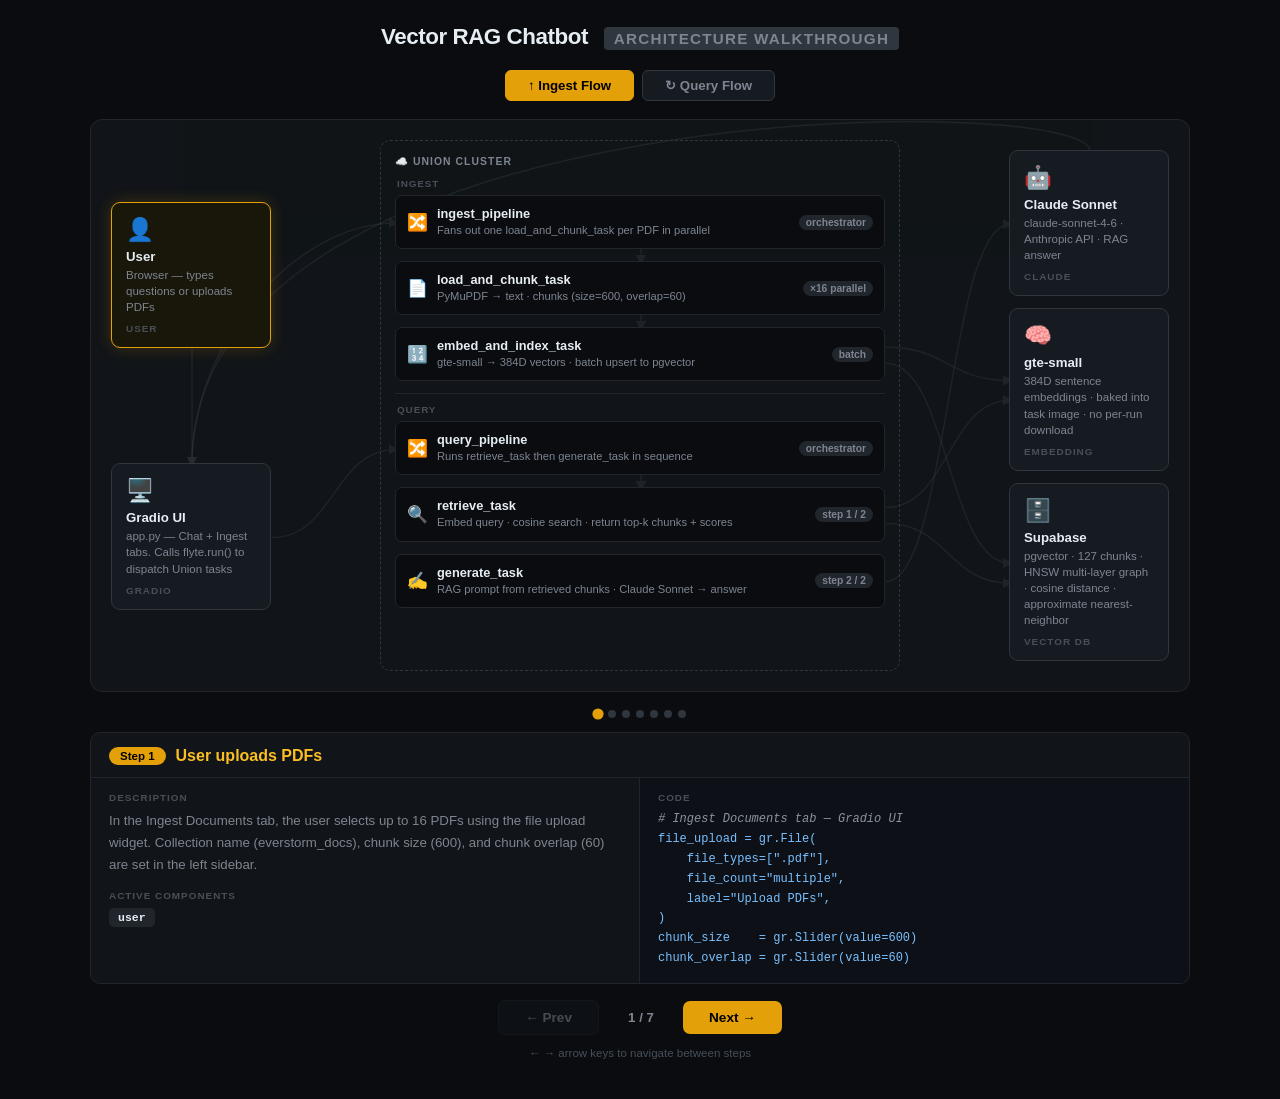
<file: topics/vectorstore/vector_rag_chatbot/architecture.html>
<!DOCTYPE html>
<html lang="en">
<head>
<meta charset="UTF-8">
<meta name="viewport" content="width=device-width, initial-scale=1.0">
<title>Vector RAG Chatbot — Architecture Walkthrough</title>
<style>
:root {
  --bg:       #0a0c10;
  --surface:  #111418;
  --card:     #161b22;
  --border:   #21262d;
  --border2:  #30363d;
  --text:     #e6edf3;
  --muted:    #7d8590;
  --muted2:   #484f58;
  --accent:   #388bfd;
  --hi:       #e3a008;
  --hi-glow:  rgba(227,160,8,0.22);
  --hi-text:  #fbbf24;
  --done:     #3fb950;
  --teal:     #39d353;
  --purple:   #bc8cff;
  --code-bg:  #0d1117;
  --code-fg:  #79c0ff;
}
*{box-sizing:border-box;margin:0;padding:0;}
body{font-family:-apple-system,BlinkMacSystemFont,'Segoe UI',sans-serif;background:var(--bg);color:var(--text);min-height:100vh;padding:24px 20px 40px;}

/* ── Header ──────────────────────────────────────────────────── */
.header{text-align:center;margin-bottom:20px;}
.header h1{font-size:1.4em;font-weight:700;letter-spacing:-.02em;}
.header .badge{display:inline-block;margin-left:10px;background:var(--border2);color:var(--muted);font-size:.68em;font-weight:700;letter-spacing:.08em;text-transform:uppercase;padding:3px 10px;border-radius:4px;vertical-align:middle;}

/* ── Tabs ─────────────────────────────────────────────────────── */
.tabs{display:flex;justify-content:center;gap:8px;margin-bottom:18px;}
.tab{padding:7px 22px;border-radius:6px;border:1px solid var(--border2);background:var(--card);color:var(--muted);font-size:.83em;font-weight:600;cursor:pointer;transition:all .2s;display:flex;align-items:center;gap:6px;}
.tab.active{background:var(--hi);color:#000;border-color:var(--hi);}
.tab:hover:not(.active){background:var(--surface);color:var(--text);}

/* ── Diagram wrapper ─────────────────────────────────────────── */
.diagram-outer{max-width:1100px;margin:0 auto 18px;background:var(--surface);border:1px solid var(--border);border-radius:12px;padding:20px;position:relative;overflow:hidden;}
.diagram-grid{display:grid;grid-template-columns:160px 520px 160px;gap:0;position:relative;z-index:1;justify-content:space-between;}

/* ── SVG arrow layer ─────────────────────────────────────────── */
#svg-arrows{position:absolute;top:0;left:0;width:100%;height:100%;pointer-events:none;overflow:visible;z-index:0;}
.arrow-path{fill:none;stroke:var(--border2);stroke-width:1.5;transition:stroke .35s,stroke-width .35s,opacity .35s;opacity:.45;marker-end:url(#arr-dim);}
.arrow-path.lit{stroke:var(--hi);stroke-width:2.5;opacity:1;marker-end:url(#arr-lit);}

/* ── Columns ─────────────────────────────────────────────────── */
.col{display:flex;flex-direction:column;gap:12px;justify-content:space-around;padding:10px 0;}

/* ── Node cards ──────────────────────────────────────────────── */
.node{background:var(--card);border:1.5px solid var(--border2);border-radius:9px;padding:13px 14px;transition:border-color .35s,box-shadow .35s,background .35s;}
.node.active{border-color:var(--hi);box-shadow:0 0 16px var(--hi-glow);background:#19160a;}
.node-icon{font-size:1.4em;margin-bottom:6px;}
.node-name{font-weight:700;font-size:.83em;margin-bottom:3px;}
.node-sub{color:var(--muted);font-size:.72em;line-height:1.4;}
.node-label{font-size:.62em;font-weight:700;letter-spacing:.1em;text-transform:uppercase;color:var(--muted2);margin-top:8px;}

/* ── Union cluster ───────────────────────────────────────────── */
.cluster{border:1.5px dashed var(--border2);border-radius:10px;padding:14px;transition:border-color .35s;}
.cluster.active{border-color:var(--accent);}
.cluster-hdr{font-size:.65em;font-weight:700;letter-spacing:.1em;text-transform:uppercase;color:var(--muted);margin-bottom:10px;display:flex;align-items:center;gap:6px;}
.section-label{font-size:.62em;font-weight:700;letter-spacing:.09em;text-transform:uppercase;color:var(--muted2);margin:8px 0 6px 2px;}
.cluster-div{border-top:1px solid var(--border);margin:10px 0;}

/* ── Task rows ───────────────────────────────────────────────── */
.task{display:flex;align-items:center;gap:9px;background:var(--bg);border:1px solid var(--border);border-radius:7px;padding:10px 11px;margin-bottom:12px;transition:border-color .35s,background .35s,box-shadow .35s;}
.task:last-child{margin-bottom:0;}
.task.active{border-color:var(--hi);background:#130e00;box-shadow:0 0 10px var(--hi-glow);}
.task-ico{font-size:1.05em;flex-shrink:0;}
.task-body{flex:1;min-width:0;}
.task-name{font-weight:700;font-size:.8em;}
.task-detail{color:var(--muted);font-size:.7em;margin-top:2px;line-height:1.35;}
.tbadge{flex-shrink:0;background:var(--border);color:var(--muted);font-size:.64em;font-weight:700;padding:2px 7px;border-radius:8px;transition:background .35s,color .35s;}
.task.active .tbadge{background:var(--hi);color:#000;}

/* ── Progress dots ───────────────────────────────────────────── */
.dots{display:flex;justify-content:center;gap:6px;margin-bottom:14px;}
.dot{width:8px;height:8px;border-radius:50%;background:var(--border2);cursor:pointer;transition:background .3s,transform .3s;}
.dot.cur{background:var(--hi);transform:scale(1.4);}
.dot.past{background:var(--accent);}

/* ── Step panel ──────────────────────────────────────────────── */
.step-panel{max-width:1100px;margin:0 auto 16px;background:var(--surface);border:1px solid var(--border);border-radius:10px;overflow:hidden;}
.step-top{display:flex;align-items:center;gap:10px;padding:14px 18px 12px;border-bottom:1px solid var(--border);}
.step-num{background:var(--hi);color:#000;font-size:.72em;font-weight:800;padding:3px 11px;border-radius:11px;flex-shrink:0;}
.step-ttl{font-weight:700;font-size:1em;color:var(--hi-text);}
.step-body{display:grid;grid-template-columns:1fr 1fr;gap:0;}
.step-left{padding:14px 18px;border-right:1px solid var(--border);}
.step-right{padding:14px 18px;background:var(--code-bg);}
.panel-label{font-size:.62em;font-weight:700;letter-spacing:.1em;text-transform:uppercase;color:var(--muted2);margin-bottom:7px;}
.step-desc{color:var(--muted);font-size:.83em;line-height:1.65;margin-bottom:14px;white-space:pre-line;}
.comp-tags{display:flex;flex-wrap:wrap;gap:5px;}
.comp-tag{background:var(--border);color:var(--text);font-size:.72em;font-weight:600;padding:3px 9px;border-radius:5px;font-family:'SFMono-Regular',Consolas,monospace;}
.step-code{font-family:'SFMono-Regular',Consolas,monospace;font-size:.75em;color:var(--code-fg);line-height:1.65;white-space:pre;overflow-x:auto;min-height:80px;}
.step-code .kw{color:#ff7b72;}
.step-code .fn{color:#d2a8ff;}
.step-code .str{color:#a5d6ff;}
.step-code .cm{color:#8b949e;font-style:italic;}

/* ── Controls ────────────────────────────────────────────────── */
.controls{display:flex;justify-content:center;align-items:center;gap:14px;max-width:1100px;margin:0 auto;}
.btn{padding:9px 26px;border-radius:7px;border:none;font-weight:700;font-size:.85em;cursor:pointer;transition:background .2s;}
.btn-p{background:var(--hi);color:#000;}
.btn-p:hover:not(:disabled){background:#c88a00;}
.btn-s{background:var(--card);color:var(--text);border:1px solid var(--border2);}
.btn-s:hover:not(:disabled){background:var(--border);}
.btn:disabled{opacity:.28;cursor:not-allowed;}
.step-ct{color:var(--muted);font-size:.83em;font-weight:600;min-width:56px;text-align:center;}
.hint{text-align:center;color:var(--muted2);font-size:.72em;margin-top:12px;}
</style>
</head>
<body>

<div class="header">
  <h1>Vector RAG Chatbot <span class="badge">Architecture Walkthrough</span></h1>
</div>

<div class="tabs">
  <button class="tab active" id="tab-ingest" onclick="setFlow('ingest')">↑ Ingest Flow</button>
  <button class="tab"        id="tab-query"  onclick="setFlow('query')">↻ Query Flow</button>
</div>

<!-- ── DIAGRAM ──────────────────────────────────────────────── -->
<div class="diagram-outer" id="diagram-outer">

  <!-- SVG arrow layer (drawn by JS) -->
  <svg id="svg-arrows">
    <defs>
      <marker id="arr-dim" markerWidth="7" markerHeight="7" refX="5" refY="3.5" orient="auto">
        <path d="M0,0 L7,3.5 L0,7 Z" fill="#30363d"/>
      </marker>
      <marker id="arr-lit" markerWidth="7" markerHeight="7" refX="5" refY="3.5" orient="auto">
        <path d="M0,0 L7,3.5 L0,7 Z" fill="#e3a008"/>
      </marker>
    </defs>
  </svg>

  <div class="diagram-grid" id="diagram-grid">

    <!-- Left column -->
    <div class="col">
      <div class="node" id="n-user">
        <div class="node-icon">👤</div>
        <div class="node-name">User</div>
        <div class="node-sub">Browser — types questions or uploads PDFs</div>
        <div class="node-label">User</div>
      </div>
      <div class="node" id="n-gradio">
        <div class="node-icon">🖥️</div>
        <div class="node-name">Gradio UI</div>
        <div class="node-sub">app.py — Chat + Ingest tabs. Calls flyte.run() to dispatch Union tasks</div>
        <div class="node-label">Gradio</div>
      </div>
    </div>

    <!-- Center: Union Cluster -->
    <div class="cluster" id="n-union">
      <div class="cluster-hdr">☁️ Union Cluster</div>

      <div class="section-label">Ingest</div>
      <div class="task" id="n-ingest-pipe">
        <div class="task-ico">🔀</div>
        <div class="task-body">
          <div class="task-name">ingest_pipeline</div>
          <div class="task-detail">Fans out one load_and_chunk_task per PDF in parallel</div>
        </div>
        <span class="tbadge">orchestrator</span>
      </div>
      <div class="task" id="n-load-chunk">
        <div class="task-ico">📄</div>
        <div class="task-body">
          <div class="task-name">load_and_chunk_task</div>
          <div class="task-detail">PyMuPDF → text · chunks (size=600, overlap=60)</div>
        </div>
        <span class="tbadge">×16 parallel</span>
      </div>
      <div class="task" id="n-embed-index">
        <div class="task-ico">🔢</div>
        <div class="task-body">
          <div class="task-name">embed_and_index_task</div>
          <div class="task-detail">gte-small → 384D vectors · batch upsert to pgvector</div>
        </div>
        <span class="tbadge">batch</span>
      </div>

      <div class="cluster-div"></div>
      <div class="section-label">Query</div>

      <div class="task" id="n-query-pipe">
        <div class="task-ico">🔀</div>
        <div class="task-body">
          <div class="task-name">query_pipeline</div>
          <div class="task-detail">Runs retrieve_task then generate_task in sequence</div>
        </div>
        <span class="tbadge">orchestrator</span>
      </div>
      <div class="task" id="n-retrieve">
        <div class="task-ico">🔍</div>
        <div class="task-body">
          <div class="task-name">retrieve_task</div>
          <div class="task-detail">Embed query · cosine search · return top-k chunks + scores</div>
        </div>
        <span class="tbadge">step 1 / 2</span>
      </div>
      <div class="task" id="n-generate">
        <div class="task-ico">✍️</div>
        <div class="task-body">
          <div class="task-name">generate_task</div>
          <div class="task-detail">RAG prompt from retrieved chunks · Claude Sonnet → answer</div>
        </div>
        <span class="tbadge">step 2 / 2</span>
      </div>
    </div>

    <!-- Right column -->
    <div class="col">
      <div class="node" id="n-claude">
        <div class="node-icon">🤖</div>
        <div class="node-name">Claude Sonnet</div>
        <div class="node-sub">claude-sonnet-4-6 · Anthropic API · RAG answer</div>
        <div class="node-label">Claude</div>
      </div>
      <div class="node" id="n-gte">
        <div class="node-icon">🧠</div>
        <div class="node-name">gte-small</div>
        <div class="node-sub">384D sentence embeddings · baked into task image · no per-run download</div>
        <div class="node-label">Embedding</div>
      </div>
      <div class="node" id="n-pgvector">
        <div class="node-icon">🗄️</div>
        <div class="node-name">Supabase</div>
        <div class="node-sub">pgvector · 127 chunks · HNSW multi-layer graph · cosine distance · approximate nearest-neighbor</div>
        <div class="node-label">Vector DB</div>
      </div>
    </div>

  </div><!-- /diagram-grid -->
</div><!-- /diagram-outer -->

<!-- ── Progress dots ────────────────────────────────────────── -->
<div class="dots" id="dots"></div>

<!-- ── Step panel ───────────────────────────────────────────── -->
<div class="step-panel" id="step-panel">
  <div class="step-top">
    <span class="step-num" id="s-num">Step 1</span>
    <span class="step-ttl" id="s-ttl"></span>
  </div>
  <div class="step-body">
    <div class="step-left">
      <div class="panel-label">Description</div>
      <div class="step-desc" id="s-desc"></div>
      <div class="panel-label">Active Components</div>
      <div class="comp-tags" id="s-tags"></div>
    </div>
    <div class="step-right">
      <div class="panel-label">Code</div>
      <pre class="step-code" id="s-code"></pre>
    </div>
  </div>
</div>

<!-- ── Controls ─────────────────────────────────────────────── -->
<div class="controls">
  <button class="btn btn-s" id="btn-prev" onclick="prev()">← Prev</button>
  <span class="step-ct" id="s-ct">1 / 7</span>
  <button class="btn btn-p" id="btn-next" onclick="next()">Next →</button>
</div>
<p class="hint">← → arrow keys to navigate between steps</p>

<script>
/* ─── Arrow definitions ──────────────────────────────────────── */
const ARROWS = [
  { id:'user-gradio',     from:'n-user',       fS:'bottom', to:'n-gradio',     tS:'top'   },
  { id:'gradio-ingest',   from:'n-gradio',     fS:'top',    to:'n-ingest-pipe',tS:'left'  },
  { id:'gradio-query',    from:'n-gradio',     fS:'right',  to:'n-query-pipe', tS:'left'  },
  { id:'ingest-load',     from:'n-ingest-pipe',fS:'bottom', to:'n-load-chunk', tS:'top'   },
  { id:'load-embed',      from:'n-load-chunk', fS:'bottom', to:'n-embed-index',tS:'top'   },
  { id:'embed-gte',       from:'n-embed-index',fS:'right',  to:'n-gte',        tS:'left', fOff:-8, tOff:-10 },
  { id:'embed-pgvector',  from:'n-embed-index',fS:'right',  to:'n-pgvector',   tS:'left', fOff:8,  tOff:-10 },
  { id:'query-retrieve',  from:'n-query-pipe', fS:'bottom', to:'n-retrieve',   tS:'top'   },
  { id:'retrieve-gte',    from:'n-retrieve',   fS:'right',  to:'n-gte',        tS:'left', fOff:-8, tOff:10  },
  { id:'retrieve-pgvector',from:'n-retrieve',  fS:'right',  to:'n-pgvector',   tS:'left', fOff:8,  tOff:10  },
  { id:'generate-claude', from:'n-generate',   fS:'right',  to:'n-claude',     tS:'left'  },
  { id:'answer-gradio',   from:'n-claude',     fS:'top',    to:'n-gradio',     tS:'top',  bend:'arc' },
];

/* ─── Flow step data ─────────────────────────────────────────── */
const FLOWS = {
  ingest: [
    {
      nodes:['n-user'], arrows:[],
      ttl:'User uploads PDFs',
      desc:'In the Ingest Documents tab, the user selects up to 16 PDFs using the file upload widget. Collection name (everstorm_docs), chunk size (600), and chunk overlap (60) are set in the left sidebar.',
      tags:['user'],
      code:`<span class="cm"># Ingest Documents tab — Gradio UI</span>
file_upload = gr.File(
    file_types=[".pdf"],
    file_count="multiple",
    label="Upload PDFs",
)
chunk_size    = gr.Slider(value=600)
chunk_overlap = gr.Slider(value=60)`,
    },
    {
      nodes:['n-user','n-gradio'], arrows:['user-gradio'],
      ttl:'Gradio encodes PDFs and dispatches to Union',
      desc:'app.py reads each uploaded file, base64-encodes the bytes so they can be passed as plain strings to Flyte tasks (no file handles across machines), then calls flyte.run(ingest_pipeline) with all filenames and encoded data.',
      tags:['gradio','flyte.run()'],
      code:`<span class="cm"># app.py — run_ingest()</span>
<span class="kw">for</span> file_path <span class="kw">in</span> uploaded_files:
    fname = Path(file_path).name
    b64   = base64.b64encode(
                Path(file_path).read_bytes()
            ).decode()

run = flyte.run(
    ingest_pipeline,
    filenames=filenames,
    pdf_bytes_b64=pdf_bytes_b64,
    chunk_size=600, chunk_overlap=60,
)
run.wait()`,
    },
    {
      nodes:['n-union','n-ingest-pipe'], arrows:['gradio-ingest'],
      ttl:'ingest_pipeline fans out — one task per PDF',
      desc:'The orchestrator uses asyncio.gather() to dispatch one load_and_chunk_task per PDF simultaneously. All 16 PDFs run in parallel on separate Union task pods. You can watch all 16 nodes in the Union console.',
      tags:['ingest_pipeline','asyncio.gather()','Union'],
      code:`<span class="cm"># workflows.py — ingest_pipeline</span>
chunk_results = <span class="kw">await</span> asyncio.gather(*[
    load_and_chunk_task(
        pdf_b64=b64,
        filename=fname,
        chunk_size=600,
        chunk_overlap=60,
    )
    <span class="kw">for</span> fname, b64 <span class="kw">in</span> zip(filenames, pdf_bytes_b64)
])
<span class="cm"># → 16 tasks running in parallel on Union</span>`,
    },
    {
      nodes:['n-load-chunk'], arrows:['ingest-load'],
      ttl:'load_and_chunk_task — extract and split (×16 parallel)',
      desc:'Each task decodes base64 → writes temp file → PyMuPDF extracts full text → RecursiveCharacterTextSplitter splits into 600-char chunks with 60-char overlap. The splitter respects paragraph → sentence → word boundaries, keeping section headers with their content.',
      tags:['load_and_chunk_task','PyMuPDF','RecursiveCharacterTextSplitter'],
      code:`<span class="cm"># workflows.py — load_and_chunk_task</span>
doc       = pymupdf.open(tmp_path)
full_text = "".join(page.get_text() <span class="kw">for</span> page <span class="kw">in</span> doc)

splitter  = RecursiveCharacterTextSplitter(
    chunk_size=600, chunk_overlap=60
)
raw_chunks = splitter.split_text(full_text)

chunks = [
    {<span class="str">"source_doc"</span>:filename, <span class="str">"chunk_index"</span>:i, <span class="str">"chunk_text"</span>:t}
    <span class="kw">for</span> i, t <span class="kw">in</span> enumerate(raw_chunks)
]
<span class="cm"># e.g. Everstorm_Account_and_Security.pdf → 9 chunks</span>`,
    },
    {
      nodes:['n-embed-index','n-gte'], arrows:['load-embed','embed-gte'],
      ttl:'embed_and_index_task — vectorise with gte-small',
      desc:'All 16 chunk lists are merged (127 total). embed_and_index_task loads gte-small and encodes every chunk_text into a 384D semantic vector in one batch pass. The model is baked into the task Docker image — no HuggingFace download at runtime.',
      tags:['embed_and_index_task','gte-small','384D vectors'],
      code:`<span class="cm"># workflows.py — embed_and_index_task</span>
<span class="cm"># Merge all 16 task outputs: 127 total chunks</span>
all_chunks: list = []
<span class="kw">for</span> result_json <span class="kw">in</span> chunk_results:
    all_chunks.extend(json.loads(result_json))

model      = SentenceTransformer(<span class="str">"thenlper/gte-small"</span>)
embeddings = model.encode(
    [c[<span class="str">"chunk_text"</span>] <span class="kw">for</span> c <span class="kw">in</span> all_chunks],
    convert_to_numpy=True,
)
<span class="cm"># embeddings.shape → (127, 384)</span>`,
    },
    {
      nodes:['n-embed-index','n-pgvector'], arrows:['embed-pgvector'],
      ttl:'Vectors upserted to Supabase pgvector',
      desc:'Existing rows are deleted first (idempotent — safe to re-run without duplicates), then all 127 vectors are inserted in one batch.\n\nOn first ingest, pgvector builds an HNSW index (Hierarchical Navigable Small World) — a multi-layer graph where each vector is linked to its nearest neighbors. Upper layers are sparse for fast coarse navigation; lower layers are dense for precise local matching. This lets pgvector find the closest vectors in milliseconds without scanning all 127 rows. The search is approximate, not exact — but close enough that the right document is returned with high confidence.',
      tags:['pgvector','HNSW index','multi-layer graph','cosine_ops','127 vectors'],
      code:`<span class="cm"># Idempotent: wipe then re-insert</span>
DELETE FROM document_chunks
  WHERE collection_name = <span class="str">'everstorm_docs'</span>;

INSERT INTO document_chunks
    (collection_name, source_doc,
     chunk_index, chunk_text, embedding)
VALUES (%s, %s, %s, %s, %s)  <span class="cm">-- × 127 rows</span>

<span class="cm">-- HNSW index (auto-created if not exists)</span>
CREATE INDEX IF NOT EXISTS idx_chunks_embedding
    ON document_chunks
    USING hnsw (embedding vector_cosine_ops);`,
    },
    {
      nodes:['n-gradio','n-user'], arrows:[],
      ttl:'Ingest complete — collection ready',
      desc:'The status log confirms 127 vectors in everstorm_docs. The collection is live in pgvector. Switch to the Chat tab and start asking questions.',
      tags:['everstorm_docs','127 chunks','ready'],
      code:`stats = json.loads(run.outputs().o0)
<span class="cm"># {</span>
<span class="cm">#   "collection_name": "everstorm_docs",</span>
<span class="cm">#   "total_chunks":     127,</span>
<span class="cm">#   "vectors_upserted": 127,</span>
<span class="cm">#   "embed_model":      "thenlper/gte-small",</span>
<span class="cm">#   "embed_dim":        384</span>
<span class="cm"># }</span>`,
    },
  ],

  query: [
    {
      nodes:['n-user'], arrows:[],
      ttl:'User asks a question',
      desc:'A customer types a support question into the Gradio chat interface. The question stays visible in the input box during the entire processing time — the processing timer shows only in the chatbot area.',
      tags:['user','Gradio Chat tab'],
      code:`<span class="cm"># Chat tab — question stays in input box</span>
query_input = gr.Textbox(
    placeholder=<span class="str">"Ask anything about Everstorm..."</span>,
    label=<span class="str">"Question"</span>,
    submit_btn=True,
)
<span class="cm"># Processing timer appears only in chatbot,</span>
<span class="cm"># not in the textbox (query_input not in outputs)</span>`,
    },
    {
      nodes:['n-user','n-gradio'], arrows:['user-gradio'],
      ttl:'Gradio dispatches the job to Union',
      desc:'app.py calls flyte.run(query_pipeline) which submits a new execution to the Union cluster and returns immediately with a run handle. run.wait() blocks until the cluster finishes.',
      tags:['gradio','flyte.run()','run.wait()'],
      code:`<span class="cm"># app.py — chat()</span>
run = flyte.run(
    query_pipeline,
    query=query,
    collection_name=<span class="str">"everstorm_docs"</span>,
    k=int(top_k),   <span class="cm"># default: 5</span>
)
run.wait()         <span class="cm"># blocks until Union finishes</span>
result = json.loads(run.outputs().o0)`,
    },
    {
      nodes:['n-union','n-query-pipe'], arrows:['gradio-query'],
      ttl:'Union receives and schedules the pipeline',
      desc:'The Union cluster picks up the query_pipeline execution. It schedules two tasks in sequence: retrieve_task first (embed + search), then generate_task using the retrieved chunks as input to Claude.',
      tags:['query_pipeline','Union cluster'],
      code:`<span class="cm"># workflows.py — query_pipeline</span>
<span class="kw">async def</span> <span class="fn">query_pipeline</span>(
    query: str,
    collection_name: str = <span class="str">"everstorm_docs"</span>,
    k: int = 5,
) -> str:
    context_json = <span class="kw">await</span> retrieve_task(
        query=query, collection_name=collection_name, k=k
    )
    result_json  = <span class="kw">await</span> generate_task(
        query=query, context_json=context_json
    )
    <span class="kw">return</span> result_json`,
    },
    {
      nodes:['n-retrieve','n-gte'], arrows:['query-retrieve','retrieve-gte'],
      ttl:'retrieve_task — embed the query with gte-small',
      desc:'retrieve_task loads the gte-small model (baked into the task pod image — no download) and encodes the question into a 384D semantic vector. This vector captures the meaning of the question, not just its keywords.',
      tags:['retrieve_task','gte-small','384D vector'],
      code:`<span class="cm"># workflows.py — retrieve_task</span>
model = SentenceTransformer(<span class="str">"thenlper/gte-small"</span>)
query_vector = model.encode(query).tolist()
<span class="cm"># → [0.021, -0.143, 0.887, ...]  384 floats
# Encodes MEANING, not just keywords:
# "what are the password requirements?"
# ≈ "2  Password Requirements
#    Minimum 12 characters..."</span>`,
    },
    {
      nodes:['n-retrieve','n-pgvector'], arrows:['retrieve-pgvector'],
      ttl:'retrieve_task — cosine search in pgvector',
      desc:'The 384D query vector is sent to Supabase pgvector. The HNSW index navigates its multi-layer graph starting at the top (coarse) layer and drills down to the densest local neighborhood — returning the top-k chunks without scanning every row.\n\nSimilarity is measured with cosine distance (<=>): vectors pointing in the same direction score close to 1.0 regardless of magnitude. A score of 0.91 means the chunk is semantically very close to the question. Each result includes the source doc, chunk text, and score.',
      tags:['pgvector','HNSW','cosine distance','top-k chunks','score 0–1'],
      code:`<span class="cm"># workflows.py — retrieve_task (SQL)</span>
SELECT source_doc, chunk_text,
       1 - (embedding <=> %s::vector) AS score
FROM document_chunks
WHERE collection_name = <span class="str">'everstorm_docs'</span>
ORDER BY embedding <=> %s::vector
LIMIT 5

<span class="cm">-- Returns:
-- Everstorm_Account_and_Security.pdf  score: 0.91 ✓
-- (chunk contains "Password Requirements
--  Minimum 12 characters...")</span>`,
    },
    {
      nodes:['n-generate','n-claude'], arrows:['generate-claude'],
      ttl:'generate_task — Claude builds the RAG answer',
      desc:'generate_task assembles a RAG prompt: retrieved chunks become the CONTEXT block, the user question follows. Claude Sonnet is instructed to answer ONLY from the provided context and cite sources. If the answer isn\'t in the chunks it says so explicitly.',
      tags:['generate_task','Claude Sonnet','RAG prompt'],
      code:`<span class="cm"># workflows.py — generate_task (prompt)</span>
context_text = <span class="str">"\n\n"</span>.join(
    f<span class="str">"[Source: {c['source_doc']} | Score: {c['score']}]\n{c['chunk_text']}"</span>
    <span class="kw">for</span> c <span class="kw">in</span> context_chunks
)
system = (
    <span class="str">"Answer using ONLY the provided context. "</span>
    <span class="str">"If not in context, say: 'I don't have that "</span>
    <span class="str">"information in our support docs.' "</span>
    <span class="str">"Cite the source document for key facts."</span>
)
response = client.messages.create(
    model=<span class="str">"claude-sonnet-4-6"</span>,
    max_tokens=600, ...
)`,
    },
    {
      nodes:['n-gradio','n-user'], arrows:['answer-gradio'],
      ttl:'Answer returned to the user',
      desc:'The answer and source list travel back through run.outputs().o0 to the Gradio chatbot. The UI displays the formatted answer with a collapsible accordion showing which documents were used. The question input is then cleared.',
      tags:['gradio','chatbot','source accordion'],
      code:`<span class="cm"># app.py — chat() final steps</span>
result  = json.loads(run.outputs().o0)
answer  = result[<span class="str">"answer"</span>]
sources = result.get(<span class="str">"sources"</span>, [])

history.append({
    <span class="str">"role"</span>: <span class="str">"assistant"</span>,
    <span class="str">"content"</span>: f<span class="str">"{answer}\n\n{accordion}"</span>,
})
<span class="cm"># .then() fires after fn returns → clears textbox</span>
<span class="cm"># → ["Everstorm_Account_and_Security.pdf"]</span>`,
    },
  ],
};

/* ─── State ──────────────────────────────────────────────────── */
let flow = 'ingest', step = 0;

/* ─── Arrow drawing ──────────────────────────────────────────── */
function rect(id) {
  const el  = document.getElementById(id);
  const svg = document.getElementById('diagram-outer');
  const er  = el.getBoundingClientRect();
  const sr  = svg.getBoundingClientRect();
  return {
    l: er.left - sr.left, t: er.top - sr.top,
    r: er.right - sr.left, b: er.bottom - sr.top,
    cx: er.left - sr.left + er.width/2,
    cy: er.top  - sr.top  + er.height/2,
    w: er.width, h: er.height,
  };
}

function edge(r, side, off=0) {
  if (side==='top')    return { x: r.cx+off, y: r.t };
  if (side==='bottom') return { x: r.cx+off, y: r.b };
  if (side==='left')   return { x: r.l, y: r.cy+off };
  if (side==='right')  return { x: r.r, y: r.cy+off };
}

function buildPath(def) {
  const fr = rect(def.from), tr = rect(def.to);
  const p1 = edge(fr, def.fS, def.fOff||0);
  const p2 = edge(tr, def.tS, def.tOff||0);
  let c1, c2;

  if (def.bend === 'arc') {
    const top = Math.min(p1.y, p2.y) - 60;
    c1 = { x: p1.x, y: top };
    c2 = { x: p2.x, y: top };
  } else {
    const dx = Math.max(Math.abs(p2.x - p1.x) * 0.5, 40);
    const dy = Math.max(Math.abs(p2.y - p1.y) * 0.5, 40);
    if      (def.fS==='right')  c1 = { x: p1.x+dx, y: p1.y };
    else if (def.fS==='left')   c1 = { x: p1.x-dx, y: p1.y };
    else if (def.fS==='bottom') c1 = { x: p1.x,    y: p1.y+dy };
    else                        c1 = { x: p1.x,    y: p1.y-dy };
    if      (def.tS==='left')   c2 = { x: p2.x-dx, y: p2.y };
    else if (def.tS==='right')  c2 = { x: p2.x+dx, y: p2.y };
    else if (def.tS==='top')    c2 = { x: p2.x,    y: p2.y-dy };
    else                        c2 = { x: p2.x,    y: p2.y+dy };
  }
  return `M ${p1.x} ${p1.y} C ${c1.x} ${c1.y}, ${c2.x} ${c2.y}, ${p2.x} ${p2.y}`;
}

function drawArrows() {
  const svg = document.getElementById('svg-arrows');
  // Remove old paths (keep defs)
  [...svg.querySelectorAll('.arrow-path')].forEach(p => p.remove());

  ARROWS.forEach(def => {
    try {
      const path = document.createElementNS('http://www.w3.org/2000/svg','path');
      path.setAttribute('id', 'a-' + def.id);
      path.setAttribute('d', buildPath(def));
      path.setAttribute('class', 'arrow-path');
      svg.appendChild(path);
    } catch(e) {}
  });

  // Set SVG size to match outer container
  const outer = document.getElementById('diagram-outer');
  svg.setAttribute('width', outer.offsetWidth);
  svg.setAttribute('height', outer.offsetHeight);
}

/* ─── Render step ────────────────────────────────────────────── */
const ALL_NODES = ['n-user','n-gradio','n-union','n-claude','n-gte','n-pgvector',
  'n-ingest-pipe','n-load-chunk','n-embed-index','n-query-pipe','n-retrieve','n-generate'];

function render() {
  const steps = FLOWS[flow];
  const s = steps[step];
  const total = steps.length;

  // Clear
  ALL_NODES.forEach(id => {
    const el = document.getElementById(id);
    if (el) el.classList.remove('active');
  });
  document.querySelectorAll('.arrow-path').forEach(p => p.classList.remove('lit'));

  // Activate nodes
  s.nodes.forEach(id => {
    const el = document.getElementById(id);
    if (el) el.classList.add('active');
    if (id.startsWith('n-ingest')||id.startsWith('n-load')||id.startsWith('n-embed')||
        id.startsWith('n-query') ||id.startsWith('n-retrieve')||id.startsWith('n-generate'))
      document.getElementById('n-union').classList.add('active');
  });

  // Activate arrows
  s.arrows.forEach(aid => {
    const el = document.getElementById('a-'+aid);
    if (el) el.classList.add('lit');
  });

  // Step panel
  document.getElementById('s-num').textContent  = `Step ${step+1}`;
  document.getElementById('s-ttl').textContent  = s.ttl;
  document.getElementById('s-desc').textContent = s.desc;
  document.getElementById('s-code').innerHTML   = s.code;

  const tagsEl = document.getElementById('s-tags');
  tagsEl.innerHTML = s.tags.map(t=>`<span class="comp-tag">${t}</span>`).join('');

  // Counter + buttons
  document.getElementById('s-ct').textContent = `${step+1} / ${total}`;
  document.getElementById('btn-prev').disabled = step===0;
  document.getElementById('btn-next').disabled = step===total-1;
  document.getElementById('btn-next').textContent = step===total-1 ? '✓ Done' : 'Next →';

  // Dots
  const dotsEl = document.getElementById('dots');
  dotsEl.innerHTML = '';
  for (let i=0; i<total; i++) {
    const d = document.createElement('div');
    d.className = 'dot' + (i===step?' cur': i<step?' past':'');
    d.title = FLOWS[flow][i].ttl;
    d.onclick = () => { step=i; render(); };
    dotsEl.appendChild(d);
  }
}

function next() { if (step < FLOWS[flow].length-1) { step++; render(); } }
function prev() { if (step > 0) { step--; render(); } }

function setFlow(f) {
  flow=f; step=0;
  document.getElementById('tab-ingest').classList.toggle('active', f==='ingest');
  document.getElementById('tab-query').classList.toggle('active',  f==='query');
  render();
}

document.addEventListener('keydown', e => {
  if (e.key==='ArrowRight'||e.key==='ArrowDown') next();
  if (e.key==='ArrowLeft' ||e.key==='ArrowUp')   prev();
});

// Initial render + draw arrows after layout settles
window.addEventListener('load', () => {
  render();
  requestAnimationFrame(() => { drawArrows(); render(); });
});
window.addEventListener('resize', () => { drawArrows(); });
</script>
</body>
</html>
</file>
